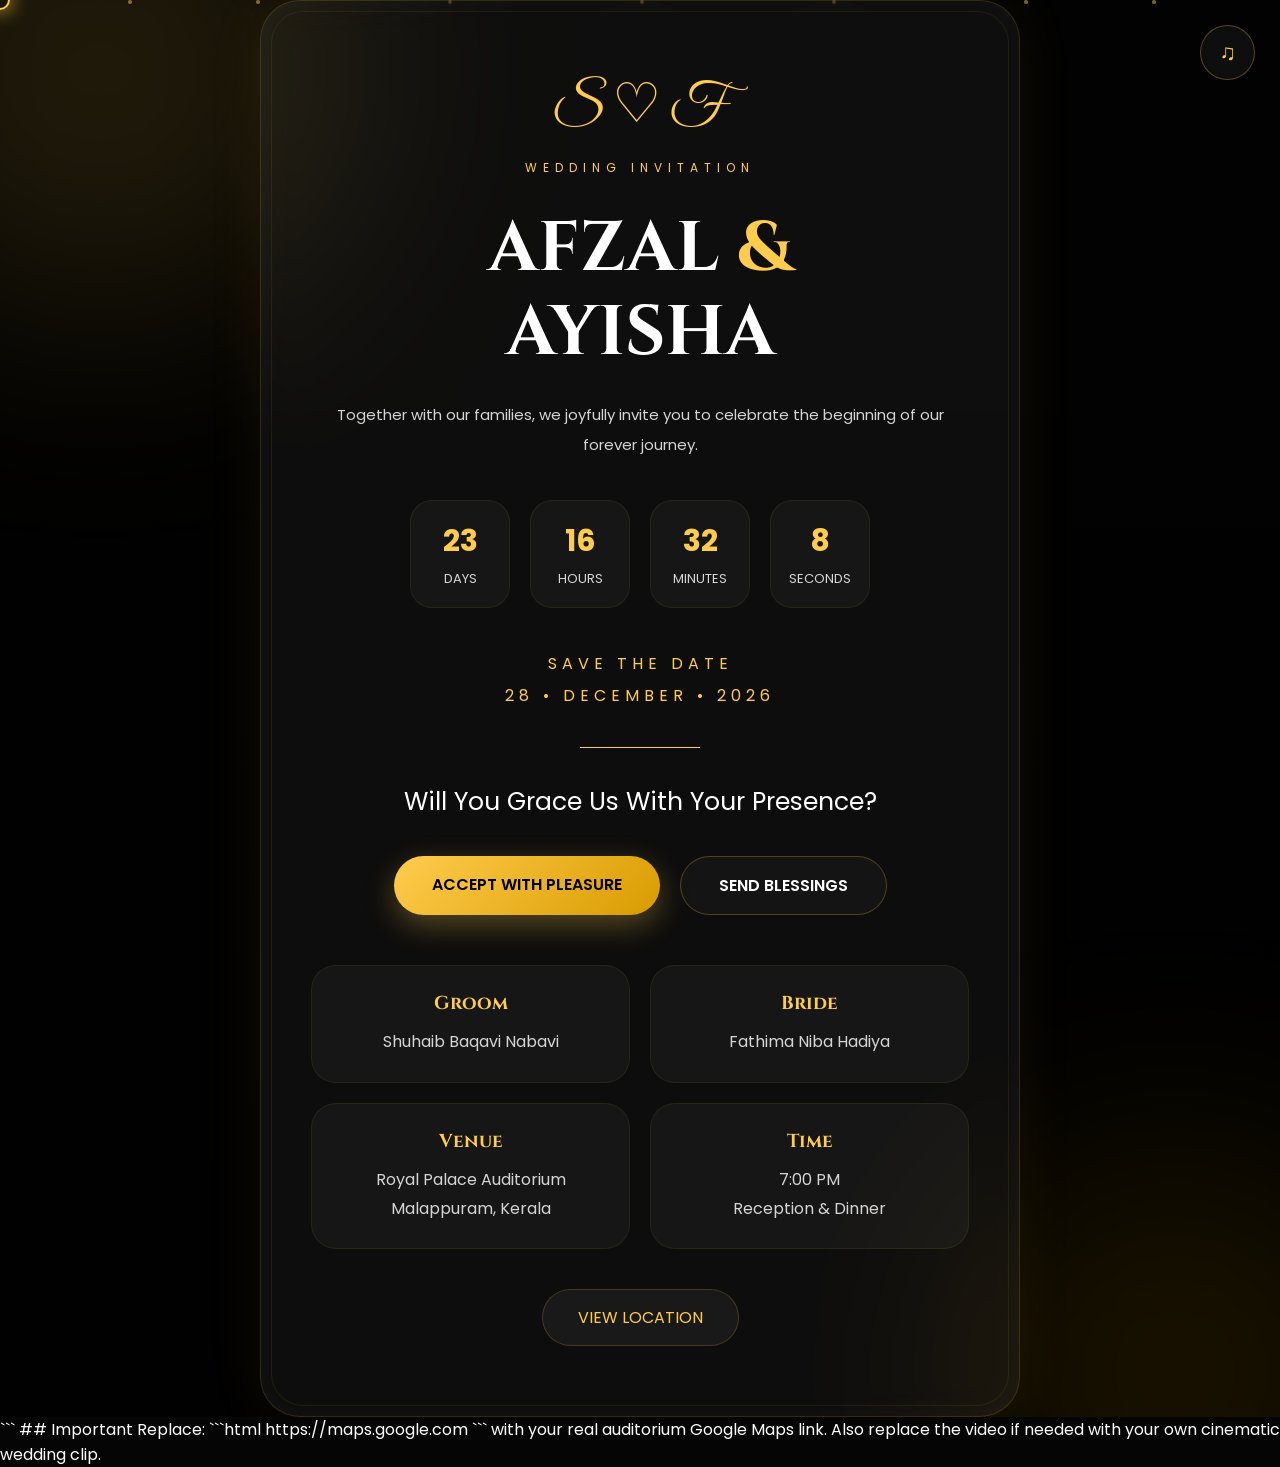
<file: index.html>
<!DOCTYPE html>
<html lang="en">
<head>
<meta charset="UTF-8" />
<meta name="viewport" content="width=device-width, initial-scale=1.0"/>
<title>afzal  wedding</title>

<link rel="preconnect" href="https://fonts.googleapis.com">
<link href="https://fonts.googleapis.com/css2?family=Cinzel:wght@400;500;600;700&family=Great+Vibes&family=Poppins:wght@300;400;500;600&display=swap" rel="stylesheet">

<style>

*{
    margin:0;
    padding:0;
    box-sizing:border-box;
}

html{
    scroll-behavior:smooth;
}

body{
    font-family:'Poppins',sans-serif;
    background:#050505;
    overflow-x:hidden;
    color:white;
    cursor:none;
}

/* CUSTOM CURSOR */

.cursor{
    width:20px;
    height:20px;
    border:2px solid #ffcc4d;
    border-radius:50%;
    position:fixed;
    transform:translate(-50%,-50%);
    pointer-events:none;
    z-index:9999;
    box-shadow:0 0 20px #ffcc4d;
}

/* HERO */

.hero{

    min-height:100vh;

    position:relative;

    display:flex;
    justify-content:center;
    align-items:center;

    overflow:hidden;

}

/* VIDEO */

.bg-video{

    position:absolute;
    inset:0;

    width:100%;
    height:100%;

    object-fit:cover;

    z-index:-3;

}

.overlay{

    position:absolute;
    inset:0;

    background:linear-gradient(rgba(0,0,0,0.65),rgba(0,0,0,0.82));

    z-index:-2;

}

/* GLOW */

.hero::before{

    content:'';

    position:absolute;

    width:500px;
    height:500px;

    background:#ffcc4d20;

    border-radius:50%;

    top:-180px;
    left:-150px;

    filter:blur(120px);

}

.hero::after{

    content:'';

    position:absolute;

    width:450px;
    height:450px;

    background:#d89b0020;

    border-radius:50%;

    bottom:-180px;
    right:-120px;

    filter:blur(120px);

}

/* PARTICLES */

.particle{

    position:absolute;

    width:4px;
    height:4px;

    background:#ffcc4d;

    border-radius:50%;

    opacity:0.5;

    animation:float 10s linear infinite;

}

@keyframes float{

    0%{
        transform:translateY(100vh);
        opacity:0;
    }

    10%{
        opacity:0.8;
    }

    100%{
        transform:translateY(-120vh);
        opacity:0;
    }

}

/* MUSIC */

.music-btn{

    position:fixed;

    top:25px;
    right:25px;

    width:55px;
    height:55px;

    border-radius:50%;

    border:1px solid rgba(255,204,77,0.3);

    background:rgba(255,255,255,0.05);

    backdrop-filter:blur(10px);

    color:#ffcc4d;

    display:flex;
    justify-content:center;
    align-items:center;

    font-size:22px;

    cursor:pointer;

    z-index:1000;

    transition:0.4s;

}

.music-btn:hover{

    transform:scale(1.08);

    box-shadow:0 0 25px rgba(255,204,77,0.3);

}

/* CARD */

.card{

    width:100%;
    max-width:760px;

    background:rgba(255,255,255,0.05);

    border:1px solid rgba(255,204,77,0.15);

    backdrop-filter:blur(18px);

    border-radius:40px;

    padding:70px 50px;

    text-align:center;

    position:relative;

    z-index:2;

    box-shadow:
    0 0 60px rgba(255,204,77,0.07),
    inset 0 0 30px rgba(255,255,255,0.03);

    animation:fade 1.5s ease;

}

.card::before{

    content:'';

    position:absolute;

    inset:10px;

    border:1px solid rgba(255,204,77,0.08);

    border-radius:32px;

    pointer-events:none;

}

@keyframes fade{

    from{
        opacity:0;
        transform:translateY(30px);
    }

    to{
        opacity:1;
        transform:translateY(0);
    }

}

/* LOGO */

.logo{

    font-family:'Great Vibes',cursive;

    font-size:55px;

    color:#ffcc4d;

    margin-bottom:15px;

}

.top{

    color:#ffcc4d;

    letter-spacing:6px;

    font-size:12px;

    margin-bottom:30px;

}

h1{

    font-family:'Cinzel',serif;

    font-size:70px;

    line-height:1.2;

}

h1 span{
    color:#ffcc4d;
}

.desc{

    margin-top:25px;

    color:#d5d5d5;

    line-height:2;

    font-size:15px;

}

/* COUNTDOWN */

.countdown{

    margin-top:40px;

    display:flex;
    justify-content:center;
    gap:20px;
    flex-wrap:wrap;

}

.time-box{

    width:100px;

    padding:18px 10px;

    border-radius:22px;

    background:rgba(255,255,255,0.04);

    border:1px solid rgba(255,204,77,0.08);

}

.time-box h2{

    color:#ffcc4d;

    font-size:30px;

}

.time-box p{

    margin-top:5px;

    font-size:13px;

    color:#d7d7d7;

}

/* SAVE DATE */

.save{

    margin-top:40px;

    color:#ffcc4d;

    letter-spacing:5px;

    line-height:2;

}

.line{

    width:120px;
    height:1px;

    background:#ffcc4d;

    margin:35px auto;

}

.question{

    font-size:25px;

    margin-bottom:35px;

}

/* BUTTONS */

.buttons{

    display:flex;

    justify-content:center;

    gap:20px;

    flex-wrap:wrap;

}

.buttons a{

    padding:16px 38px;

    border-radius:60px;

    text-decoration:none;

    font-weight:600;

    transition:0.5s;

}

.yes{

    background:linear-gradient(135deg,#ffcc4d,#d89b00);

    color:black;

    box-shadow:0 10px 30px rgba(255,204,77,0.3);

}

.yes:hover{

    transform:translateY(-6px) scale(1.03);

    box-shadow:0 15px 40px rgba(255,204,77,0.45);

}

.no{

    border:1px solid rgba(255,204,77,0.25);

    color:white;

    background:rgba(255,255,255,0.03);

}

.no:hover{

    background:rgba(255,255,255,0.08);

    transform:translateY(-5px);

}

/* DETAILS */

.details{

    margin-top:50px;

    display:grid;

    grid-template-columns:repeat(auto-fit,minmax(220px,1fr));

    gap:20px;

}

.detail-box{

    background:rgba(255,255,255,0.04);

    border:1px solid rgba(255,204,77,0.08);

    border-radius:25px;

    padding:25px;

}

.detail-box h3{

    color:#ffcc4d;

    margin-bottom:12px;

    font-family:'Cinzel',serif;

}

.detail-box p{

    line-height:1.8;

    color:#d5d5d5;

}

/* MAP BUTTON */

.map-btn{

    display:inline-block;

    margin-top:40px;

    padding:15px 35px;

    border-radius:60px;

    text-decoration:none;

    background:rgba(255,255,255,0.05);

    border:1px solid rgba(255,204,77,0.18);

    color:#ffcc4d;

    transition:0.4s;

}

.map-btn:hover{

    background:#ffcc4d;

    color:black;

    transform:translateY(-5px);

}

/* MOBILE */

@media(max-width:768px){

    body{
        cursor:auto;
    }

    .cursor{
        display:none;
    }

    .card{
        padding:50px 25px;
    }

    h1{
        font-size:42px;
    }

    .question{
        font-size:18px;
    }

    .buttons{
        flex-direction:column;
    }

    .buttons a{
        width:100%;
    }

}

</style>
</head>
<body>

<!-- CURSOR -->
<div class="cursor"></div>

<!-- MUSIC -->
<div class="music-btn" onclick="toggleMusic()">
♫
</div>

<audio id="music" loop>
<source src="https://cdn.pixabay.com/download/audio/2022/03/15/audio_c8c8a73467.mp3?filename=beautiful-piano-ambient-110624.mp3" type="audio/mpeg">
</audio>

<!-- PARTICLES -->

<div class="particle" style="left:10%; animation-delay:0s;"></div>
<div class="particle" style="left:20%; animation-delay:2s;"></div>
<div class="particle" style="left:35%; animation-delay:4s;"></div>
<div class="particle" style="left:50%; animation-delay:1s;"></div>
<div class="particle" style="left:65%; animation-delay:3s;"></div>
<div class="particle" style="left:80%; animation-delay:5s;"></div>
<div class="particle" style="left:90%; animation-delay:6s;"></div>

<!-- HERO -->

<section class="hero">

<video autoplay muted loop playsinline class="bg-video">
<source src="https://cdn.coverr.co/videos/coverr-wedding-rings-1561382240346?download=1080p" type="video/mp4">
</video>

<div class="overlay"></div>

<div class="card">

    <div class="logo">
        S ♡ F
    </div>

    <p class="top">
        WEDDING INVITATION
    </p>

    <h1>
        AFZAL <span>&</span><br>
        AYISHA
    </h1>

    <p class="desc">

        Together with our families,
        we joyfully invite you to celebrate
        the beginning of our forever journey.

    </p>

    <!-- COUNTDOWN -->

    <div class="countdown">

        <div class="time-box">
            <h2 id="days">00</h2>
            <p>DAYS</p>
        </div>

        <div class="time-box">
            <h2 id="hours">00</h2>
            <p>HOURS</p>
        </div>

        <div class="time-box">
            <h2 id="minutes">00</h2>
            <p>MINUTES</p>
        </div>

        <div class="time-box">
            <h2 id="seconds">00</h2>
            <p>SECONDS</p>
        </div>

    </div>

    <div class="save">
        SAVE THE DATE<br>
        28 • DECEMBER • 2026
    </div>

    <div class="line"></div>

    <div class="question">
        Will You Grace Us With Your Presence?
    </div>

    <div class="buttons">

        <a href="attend.html" class="yes">
            ACCEPT WITH PLEASURE
        </a>

        <a href="sorry.html" class="no">
            SEND BLESSINGS
        </a>

    </div>

    <!-- DETAILS -->

    <div class="details">

        <div class="detail-box">
            <h3>Groom</h3>
            <p>Shuhaib Baqavi Nabavi</p>
        </div>

        <div class="detail-box">
            <h3>Bride</h3>
            <p>Fathima Niba Hadiya</p>
        </div>

        <div class="detail-box">
            <h3>Venue</h3>
            <p>Royal Palace Auditorium<br>Malappuram, Kerala</p>
        </div>

        <div class="detail-box">
            <h3>Time</h3>
            <p>7:00 PM<br>Reception & Dinner</p>
        </div>

    </div>

    <a href="https://maps.google.com" class="map-btn">
        VIEW LOCATION
    </a>

</div>

</section>

<script>

/* COUNTDOWN */

const targetDate = new Date("December 28, 2026 19:00:00").getTime();

setInterval(() => {

    const now = new Date().getTime();

    const distance = targetDate - now;

    const days = Math.floor(distance / (1000 * 60 * 60 * 24));
    const hours = Math.floor((distance % (1000 * 60 * 60 * 24)) / (1000 * 60 * 60));
    const minutes = Math.floor((distance % (1000 * 60 * 60)) / (1000 * 60));
    const seconds = Math.floor((distance % (1000 * 60)) / 1000);

    document.getElementById("days").innerHTML = days;
    document.getElementById("hours").innerHTML = hours;
    document.getElementById("minutes").innerHTML = minutes;
    document.getElementById("seconds").innerHTML = seconds;

},1000);

/* MUSIC */

const music = document.getElementById("music");
let playing = false;

function toggleMusic(){

    if(!playing){
        music.play();
        playing = true;
    }else{
        music.pause();
        playing = false;
    }

}

/* CUSTOM CURSOR */

const cursor = document.querySelector('.cursor');

window.addEventListener('mousemove', e => {

    cursor.style.left = e.clientX + 'px';
    cursor.style.top = e.clientY + 'px';

});

</script>

</body>
</html>
```

## Important

Replace:

```html
https://maps.google.com
```

with your real auditorium Google Maps link.

Also replace the video if needed with your own cinematic wedding clip.
</file>
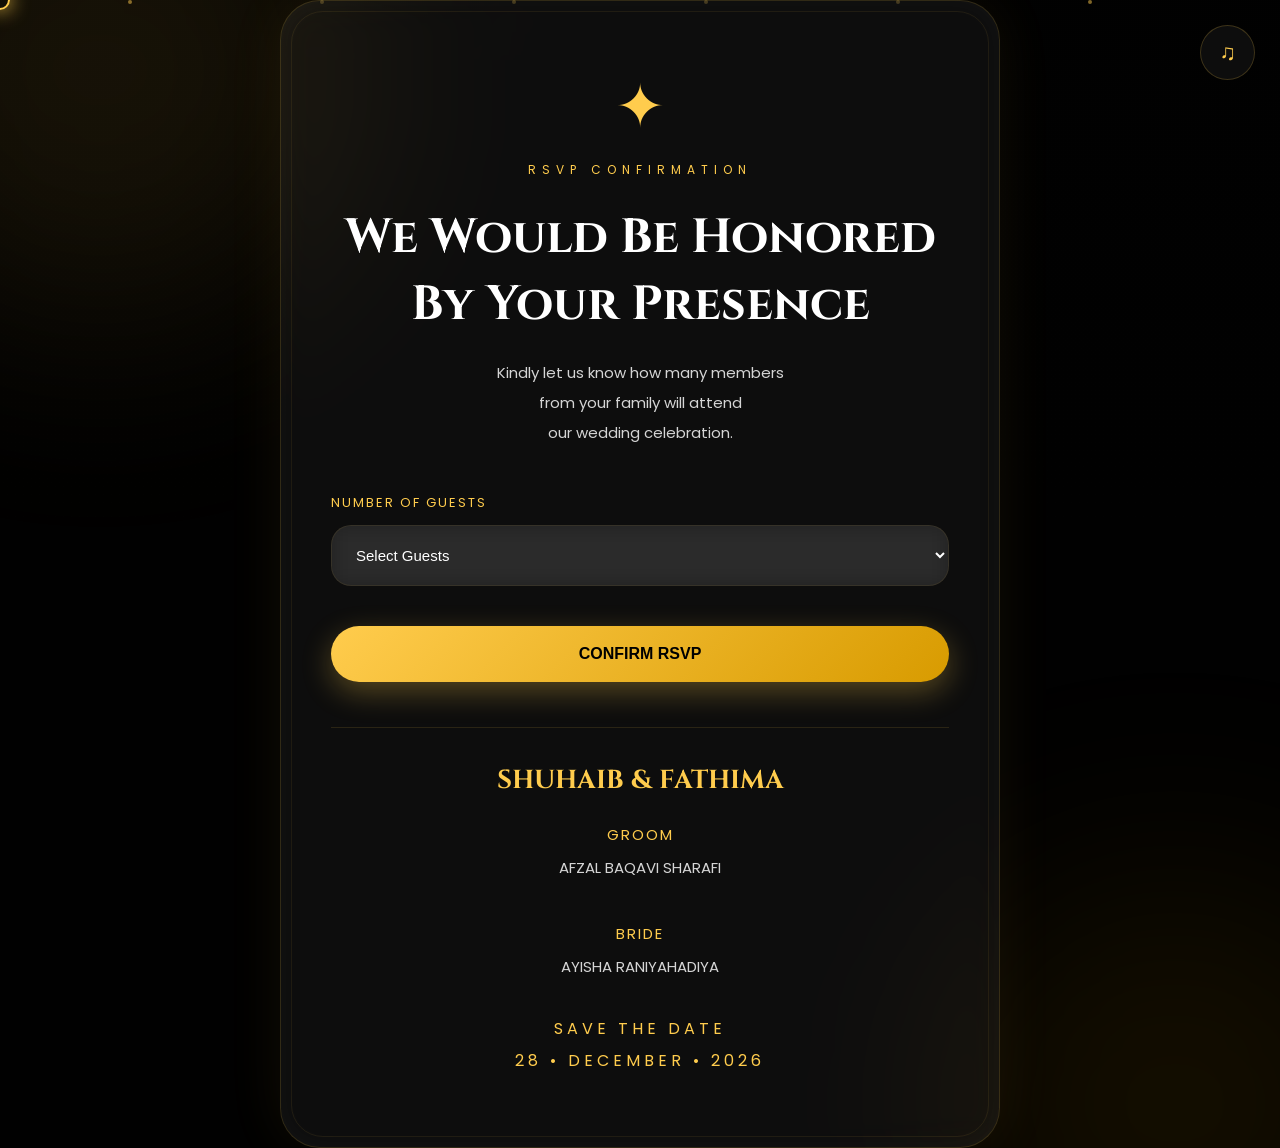
<file: attend.html>
<!DOCTYPE html>
<html lang="en">
<head>
<meta charset="UTF-8" />
<meta name="viewport" content="width=device-width, initial-scale=1.0"/>

<title>RSVP Confirmation</title>

<link rel="preconnect" href="https://fonts.googleapis.com">

<link href="https://fonts.googleapis.com/css2?family=Cinzel:wght@400;500;600;700&family=Great+Vibes&family=Poppins:wght@300;400;500;600&display=swap" rel="stylesheet">

<style>

*{
    margin:0;
    padding:0;
    box-sizing:border-box;
}

body{
    font-family:'Poppins',sans-serif;
    background:#050505;
    overflow:hidden;
    color:white;
}

/* CUSTOM CURSOR */

.cursor{

    width:20px;
    height:20px;

    border:2px solid #ffcc4d;

    border-radius:50%;

    position:fixed;

    transform:translate(-50%,-50%);

    pointer-events:none;

    z-index:9999;

    box-shadow:0 0 20px #ffcc4d;
}

/* HERO */

.hero{

    width:100%;
    min-height:100vh;

    position:relative;

    display:flex;
    justify-content:center;
    align-items:center;

    overflow:hidden;
}

/* VIDEO BACKGROUND */

.bg-video{

    position:absolute;
    inset:0;

    width:100%;
    height:100%;

    object-fit:cover;

    z-index:-3;
}

.overlay{

    position:absolute;
    inset:0;

    background:
    linear-gradient(rgba(0,0,0,0.75),rgba(0,0,0,0.86));

    z-index:-2;
}

/* GOLD GLOW */

.hero::before{

    content:'';

    position:absolute;

    width:500px;
    height:500px;

    background:#ffcc4d18;

    border-radius:50%;

    top:-180px;
    left:-150px;

    filter:blur(120px);
}

.hero::after{

    content:'';

    position:absolute;

    width:450px;
    height:450px;

    background:#d89b0018;

    border-radius:50%;

    bottom:-180px;
    right:-120px;

    filter:blur(120px);
}

/* PARTICLES */

.particle{

    position:absolute;

    width:4px;
    height:4px;

    background:#ffcc4d;

    border-radius:50%;

    opacity:0.5;

    animation:float 10s linear infinite;
}

@keyframes float{

    0%{
        transform:translateY(100vh);
        opacity:0;
    }

    10%{
        opacity:0.7;
    }

    100%{
        transform:translateY(-120vh);
        opacity:0;
    }

}

/* CARD */

.form-card{

    width:100%;
    max-width:720px;

    background:rgba(255,255,255,0.05);

    border:1px solid rgba(255,204,77,0.15);

    backdrop-filter:blur(20px);

    border-radius:40px;

    padding:70px 50px;

    text-align:center;

    position:relative;

    z-index:2;

    box-shadow:
    0 0 60px rgba(255,204,77,0.07),
    inset 0 0 30px rgba(255,255,255,0.03);

    animation:fade 1.2s ease;
}

.form-card::before{

    content:'';

    position:absolute;

    inset:10px;

    border:1px solid rgba(255,204,77,0.08);

    border-radius:32px;

    pointer-events:none;
}

@keyframes fade{

    from{
        opacity:0;
        transform:translateY(25px);
    }

    to{
        opacity:1;
        transform:translateY(0);
    }

}

/* TOP */

.decor{

    font-family:'Great Vibes',cursive;

    font-size:60px;

    color:#ffcc4d;

    margin-bottom:10px;
}

.top{

    color:#ffcc4d;

    letter-spacing:6px;

    font-size:12px;

    margin-bottom:25px;
}

/* TITLE */

h2{

    font-family:'Cinzel',serif;

    font-size:48px;

    line-height:1.4;

    margin-bottom:20px;
}

.desc{

    color:#d5d5d5;

    line-height:2;

    margin-bottom:45px;

    font-size:15px;
}

/* INPUT */

.input-box{

    text-align:left;

    margin-bottom:30px;
}

.input-box label{

    display:block;

    margin-bottom:12px;

    color:#ffcc4d;

    letter-spacing:2px;

    font-size:13px;
}

select{

    width:100%;

    padding:20px;

    border:none;

    outline:none;

    border-radius:20px;

    background:rgba(255,255,255,0.08);

    color:white;

    font-size:15px;

    backdrop-filter:blur(10px);

    border:1px solid rgba(255,204,77,0.08);

    transition:0.4s;
}

select:focus{

    border:1px solid rgba(255,204,77,0.35);

    box-shadow:0 0 20px rgba(255,204,77,0.15);
}

select option{
    background:#111;
}

/* BUTTON */

button{

    width:100%;

    padding:19px;

    border:none;

    border-radius:60px;

    background:linear-gradient(135deg,#ffcc4d,#d89b00);

    color:black;

    font-size:16px;

    font-weight:700;

    cursor:pointer;

    transition:0.5s;

    margin-top:10px;

    box-shadow:0 10px 30px rgba(255,204,77,0.3);
}

button:hover{

    transform:translateY(-5px);

    box-shadow:0 15px 45px rgba(255,204,77,0.45);
}

/* COUPLE */

.preview{

    margin-top:45px;

    padding-top:35px;

    border-top:1px solid rgba(255,204,77,0.12);
}

.preview h3{

    font-family:'Cinzel',serif;

    color:#ffcc4d;

    margin-bottom:20px;

    font-size:26px;
}

.preview p{

    color:#d5d5d5;

    line-height:2.2;

    font-size:15px;
}

.preview span{

    color:#ffcc4d;

    letter-spacing:2px;
}

/* SAVE DATE */

.date{

    margin-top:30px;

    color:#ffcc4d;

    letter-spacing:4px;

    line-height:2;
}

/* MOBILE */

@media(max-width:768px){

    body{
        cursor:auto;
    }

    .cursor{
        display:none;
    }

    .form-card{
        padding:50px 25px;
    }

    h2{
        font-size:34px;
    }

}

/* MUSIC BUTTON */

.music-btn{

    position:fixed;

    top:25px;
    right:25px;

    width:55px;
    height:55px;

    border-radius:50%;

    background:rgba(255,255,255,0.05);

    border:1px solid rgba(255,204,77,0.2);

    backdrop-filter:blur(10px);

    color:#ffcc4d;

    display:flex;
    justify-content:center;
    align-items:center;

    font-size:22px;

    cursor:pointer;

    z-index:1000;

    transition:0.4s;
}

.music-btn:hover{

    transform:scale(1.08);

    box-shadow:0 0 25px rgba(255,204,77,0.25);
}

</style>
</head>
<body>

<!-- CURSOR -->

<div class="cursor"></div>

<!-- MUSIC -->

<div class="music-btn" onclick="toggleMusic()">
♫
</div>

<audio id="music" loop>
<source src="https://cdn.pixabay.com/download/audio/2022/03/15/audio_c8c8a73467.mp3?filename=beautiful-piano-ambient-110624.mp3" type="audio/mpeg">
</audio>

<!-- PARTICLES -->

<div class="particle" style="left:10%; animation-delay:0s;"></div>
<div class="particle" style="left:25%; animation-delay:2s;"></div>
<div class="particle" style="left:40%; animation-delay:4s;"></div>
<div class="particle" style="left:55%; animation-delay:1s;"></div>
<div class="particle" style="left:70%; animation-delay:3s;"></div>
<div class="particle" style="left:85%; animation-delay:5s;"></div>

<!-- HERO -->

<div class="hero">

<video autoplay muted loop playsinline class="bg-video">
<source src="https://cdn.coverr.co/videos/coverr-wedding-rings-1561382240346?download=1080p" type="video/mp4">
</video>

<div class="overlay"></div>

<div class="form-card">

    <div class="decor">
        ✦
    </div>

    <div class="top">
        RSVP CONFIRMATION
    </div>

    <h2>
        We Would Be Honored<br>
        By Your Presence
    </h2>

    <p class="desc">

        Kindly let us know how many members<br>
        from your family will attend<br>
        our wedding celebration.

    </p>

    <form action="success.html">

        <div class="input-box">

            <label>
                NUMBER OF GUESTS
            </label>

            <select required>

                <option value="">
                    Select Guests
                </option>

                <option>
                    1 Guest
                </option>

                <option>
                    2 Guests
                </option>

                <option>
                    3 Guests
                </option>

                <option>
                    4 Guests
                </option>

                <option>
                    5 Guests
                </option>

                <option>
                    6+ Guests
                </option>

            </select>

        </div>

        <button type="submit">
            CONFIRM RSVP
        </button>

    </form>

    <div class="preview">

        <h3>
            SHUHAIB & FATHIMA
        </h3>

        <p>

            <span>GROOM</span><br>
            AFZAL BAQAVI SHARAFI

            <br><br>

            <span>BRIDE</span><br>
            AYISHA RANIYAHADIYA

        </p>

        <div class="date">

            SAVE THE DATE<br>
            28 • DECEMBER • 2026

        </div>

    </div>

</div>

</div>

<script>

/* CUSTOM CURSOR */

const cursor = document.querySelector('.cursor');

window.addEventListener('mousemove', e => {

    cursor.style.left = e.clientX + 'px';
    cursor.style.top = e.clientY + 'px';

});

/* MUSIC */

const music = document.getElementById("music");

let playing = false;

function toggleMusic(){

    if(!playing){

        music.play();
        playing = true;

    }else{

        music.pause();
        playing = false;

    }

}

</script>

</body>
</html>
</file>
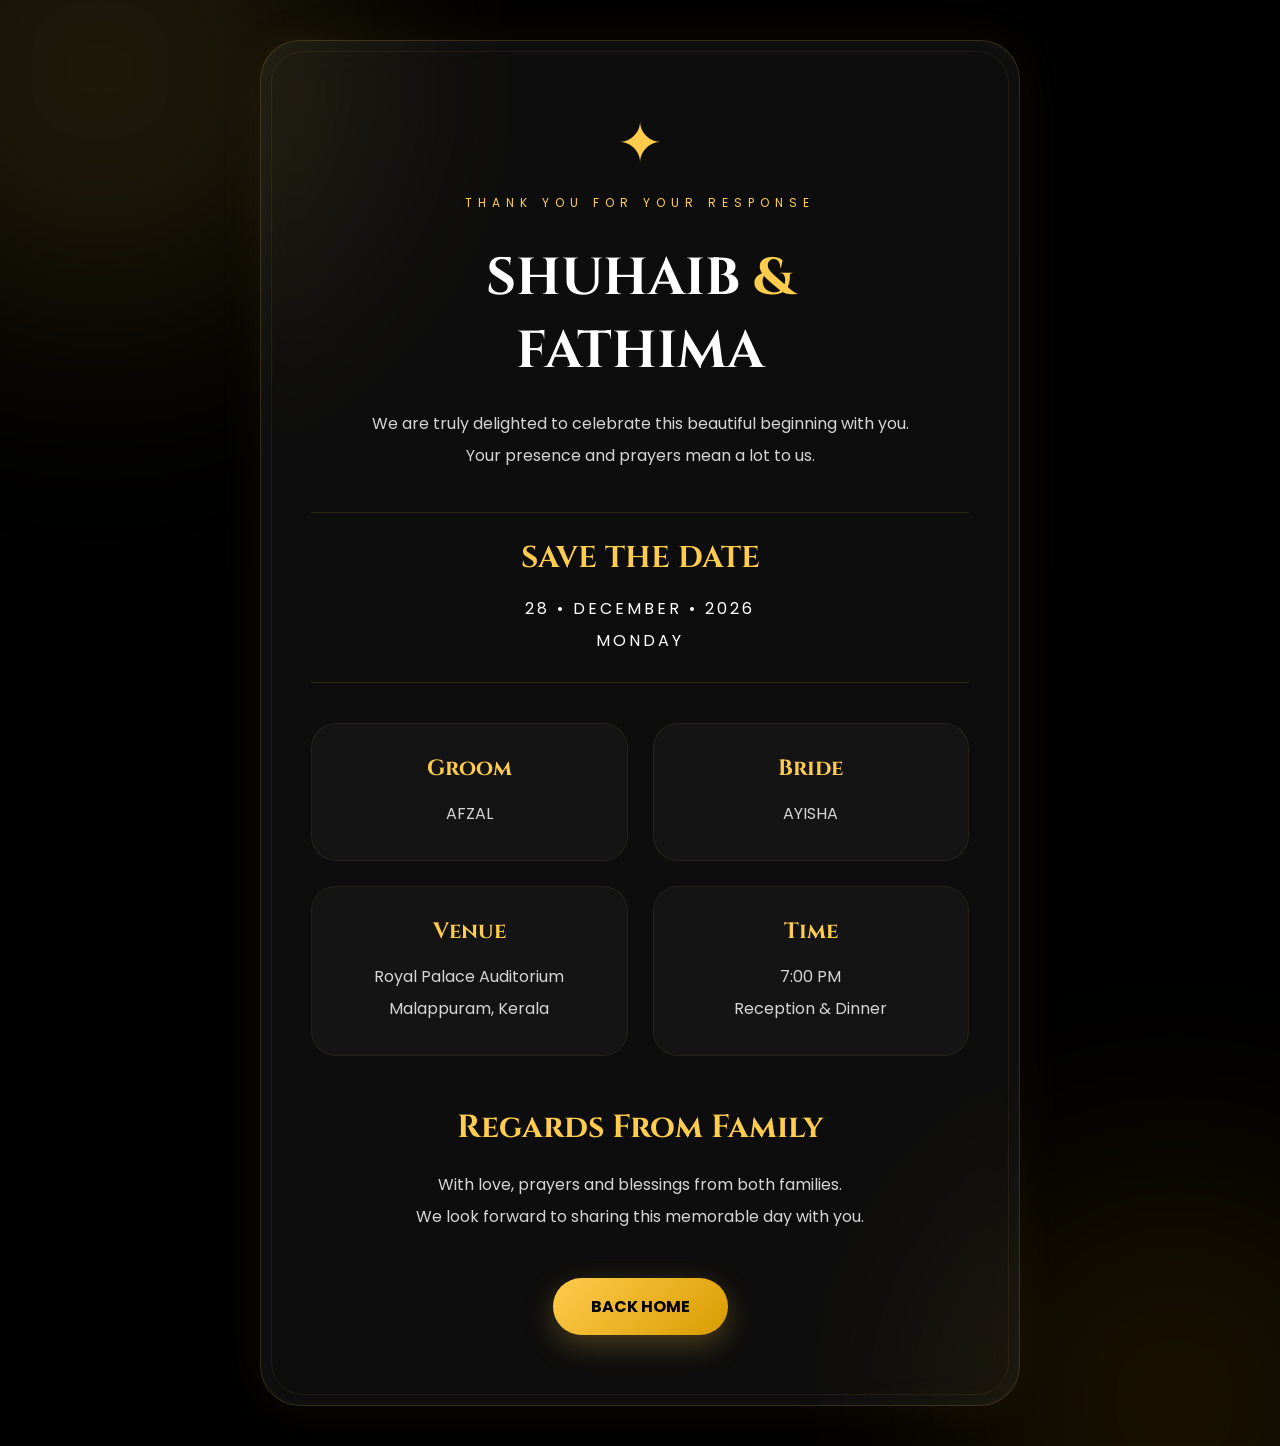
<file: success.html>
<!DOCTYPE html>
<html lang="en">
<head>
<meta charset="UTF-8" />
<meta name="viewport" content="width=device-width, initial-scale=1.0"/>

<title>Wedding Details</title>

<link rel="preconnect" href="https://fonts.googleapis.com">

<link href="https://fonts.googleapis.com/css2?family=Cinzel:wght@400;500;600;700&family=Great+Vibes&family=Poppins:wght@300;400;500;600&display=swap" rel="stylesheet">

<style>

*{
    margin:0;
    padding:0;
    box-sizing:border-box;
}

body{
    font-family:'Poppins',sans-serif;
    background:#050505;
    overflow-x:hidden;
    color:white;
}

/* HERO */

.hero{

    min-height:100vh;

    background:
    linear-gradient(rgba(0,0,0,0.75),rgba(0,0,0,0.85)),
    url('https://images.unsplash.com/photo-1519741497674-611481863552?q=80&w=1800&auto=format&fit=crop');

    background-size:cover;
    background-position:center;

    display:flex;
    justify-content:center;
    align-items:center;

    padding:40px 20px;

    position:relative;

    overflow:hidden;
}

/* GOLD GLOW */

.hero::before{

    content:'';

    position:absolute;

    width:500px;
    height:500px;

    background:#ffcc4d20;

    border-radius:50%;

    top:-180px;
    left:-150px;

    filter:blur(120px);
}

.hero::after{

    content:'';

    position:absolute;

    width:450px;
    height:450px;

    background:#d89b0020;

    border-radius:50%;

    bottom:-180px;
    right:-120px;

    filter:blur(120px);
}

/* CARD */

.thank-card{

    width:100%;
    max-width:760px;

    background:rgba(255,255,255,0.05);

    border:1px solid rgba(255,204,77,0.16);

    backdrop-filter:blur(20px);

    border-radius:40px;

    padding:70px 50px;

    text-align:center;

    position:relative;

    z-index:2;

    box-shadow:
    0 0 50px rgba(255,204,77,0.06),
    inset 0 0 30px rgba(255,255,255,0.03);

    animation:fade 1.2s ease;
}

@keyframes fade{

    from{
        opacity:0;
        transform:translateY(25px);
    }

    to{
        opacity:1;
        transform:translateY(0);
    }

}

/* INNER BORDER */

.thank-card::before{

    content:'';

    position:absolute;

    inset:10px;

    border:1px solid rgba(255,204,77,0.08);

    border-radius:32px;

    pointer-events:none;
}

/* TOP */

.decor{

    font-family:'Great Vibes',cursive;

    font-size:55px;

    color:#ffcc4d;

    margin-bottom:10px;
}

.top{

    color:#ffcc4d;

    letter-spacing:6px;

    font-size:12px;

    margin-bottom:30px;
}

/* TITLE */

h1{

    font-family:'Cinzel',serif;

    font-size:52px;

    line-height:1.4;

    margin-bottom:20px;
}

h1 span{
    color:#ffcc4d;
}

/* DESCRIPTION */

.desc{

    color:#d5d5d5;

    line-height:2;

    margin-bottom:40px;
}

/* SAVE THE DATE */

.save-date{

    margin:35px 0;

    padding:25px;

    border-top:1px solid rgba(255,204,77,0.12);
    border-bottom:1px solid rgba(255,204,77,0.12);
}

.save-date h2{

    font-family:'Cinzel',serif;

    color:#ffcc4d;

    font-size:30px;

    margin-bottom:15px;
}

.save-date p{

    color:white;

    letter-spacing:3px;

    line-height:2;
}

/* DETAILS */

.details{

    margin-top:40px;

    display:grid;

    grid-template-columns:repeat(auto-fit,minmax(240px,1fr));

    gap:25px;
}

.box{

    background:rgba(255,255,255,0.03);

    border:1px solid rgba(255,204,77,0.08);

    border-radius:25px;

    padding:30px 25px;
}

.box h3{

    color:#ffcc4d;

    margin-bottom:15px;

    font-family:'Cinzel',serif;

    font-size:22px;
}

.box p{

    color:#d5d5d5;

    line-height:2;
}

/* FAMILY */

.family{

    margin-top:50px;
}

.family h2{

    font-family:'Cinzel',serif;

    color:#ffcc4d;

    margin-bottom:20px;

    font-size:32px;
}

.family p{

    line-height:2;

    color:#d5d5d5;
}

/* BUTTON */

.btn{

    display:inline-block;

    margin-top:45px;

    padding:16px 38px;

    border-radius:60px;

    text-decoration:none;

    background:linear-gradient(135deg,#ffcc4d,#d89b00);

    color:black;

    font-weight:700;

    transition:0.5s;

    box-shadow:0 10px 30px rgba(255,204,77,0.25);
}

.btn:hover{

    transform:translateY(-5px);

    box-shadow:0 15px 40px rgba(255,204,77,0.4);
}

/* MOBILE */

@media(max-width:768px){

    .thank-card{
        padding:50px 25px;
    }

    h1{
        font-size:38px;
    }

    .save-date h2{
        font-size:24px;
    }

}

</style>
</head>
<body>

<div class="hero">

    <div class="thank-card">

        <div class="decor">
            ✦
        </div>

        <div class="top">
            THANK YOU FOR YOUR RESPONSE
        </div>

        <h1>
            SHUHAIB <span>&</span><br>
            FATHIMA
        </h1>

        <p class="desc">

            We are truly delighted to celebrate
            this beautiful beginning with you.<br>
            Your presence and prayers mean a lot to us.

        </p>

        <!-- SAVE THE DATE -->

        <div class="save-date">

            <h2>
                SAVE THE DATE
            </h2>

            <p>

                28 • DECEMBER • 2026
                <br>
                MONDAY

            </p>

        </div>

        <!-- DETAILS -->

        <div class="details">

            <div class="box">

                <h3>
                    Groom
                </h3>

                <p>
                    AFZAL
                </p>

            </div>

            <div class="box">

                <h3>
                    Bride
                </h3>

                <p>
                    AYISHA
                </p>

            </div>

            <div class="box">

                <h3>
                    Venue
                </h3>

                <p>

                    Royal Palace Auditorium
                    <br>
                    Malappuram, Kerala

                </p>

            </div>

            <div class="box">

                <h3>
                    Time
                </h3>

                <p>

                    7:00 PM
                    <br>
                    Reception & Dinner

                </p>

            </div>

        </div>

        <!-- FAMILY -->

        <div class="family">

            <h2>
                Regards From Family
            </h2>

            <p>

                With love, prayers and blessings
                from both families.<br>

                We look forward to sharing
                this memorable day with you.

            </p>

        </div>

        <a href="index.html" class="btn">
            BACK HOME
        </a>

    </div>

</div>

</body>
</html>
</file>
